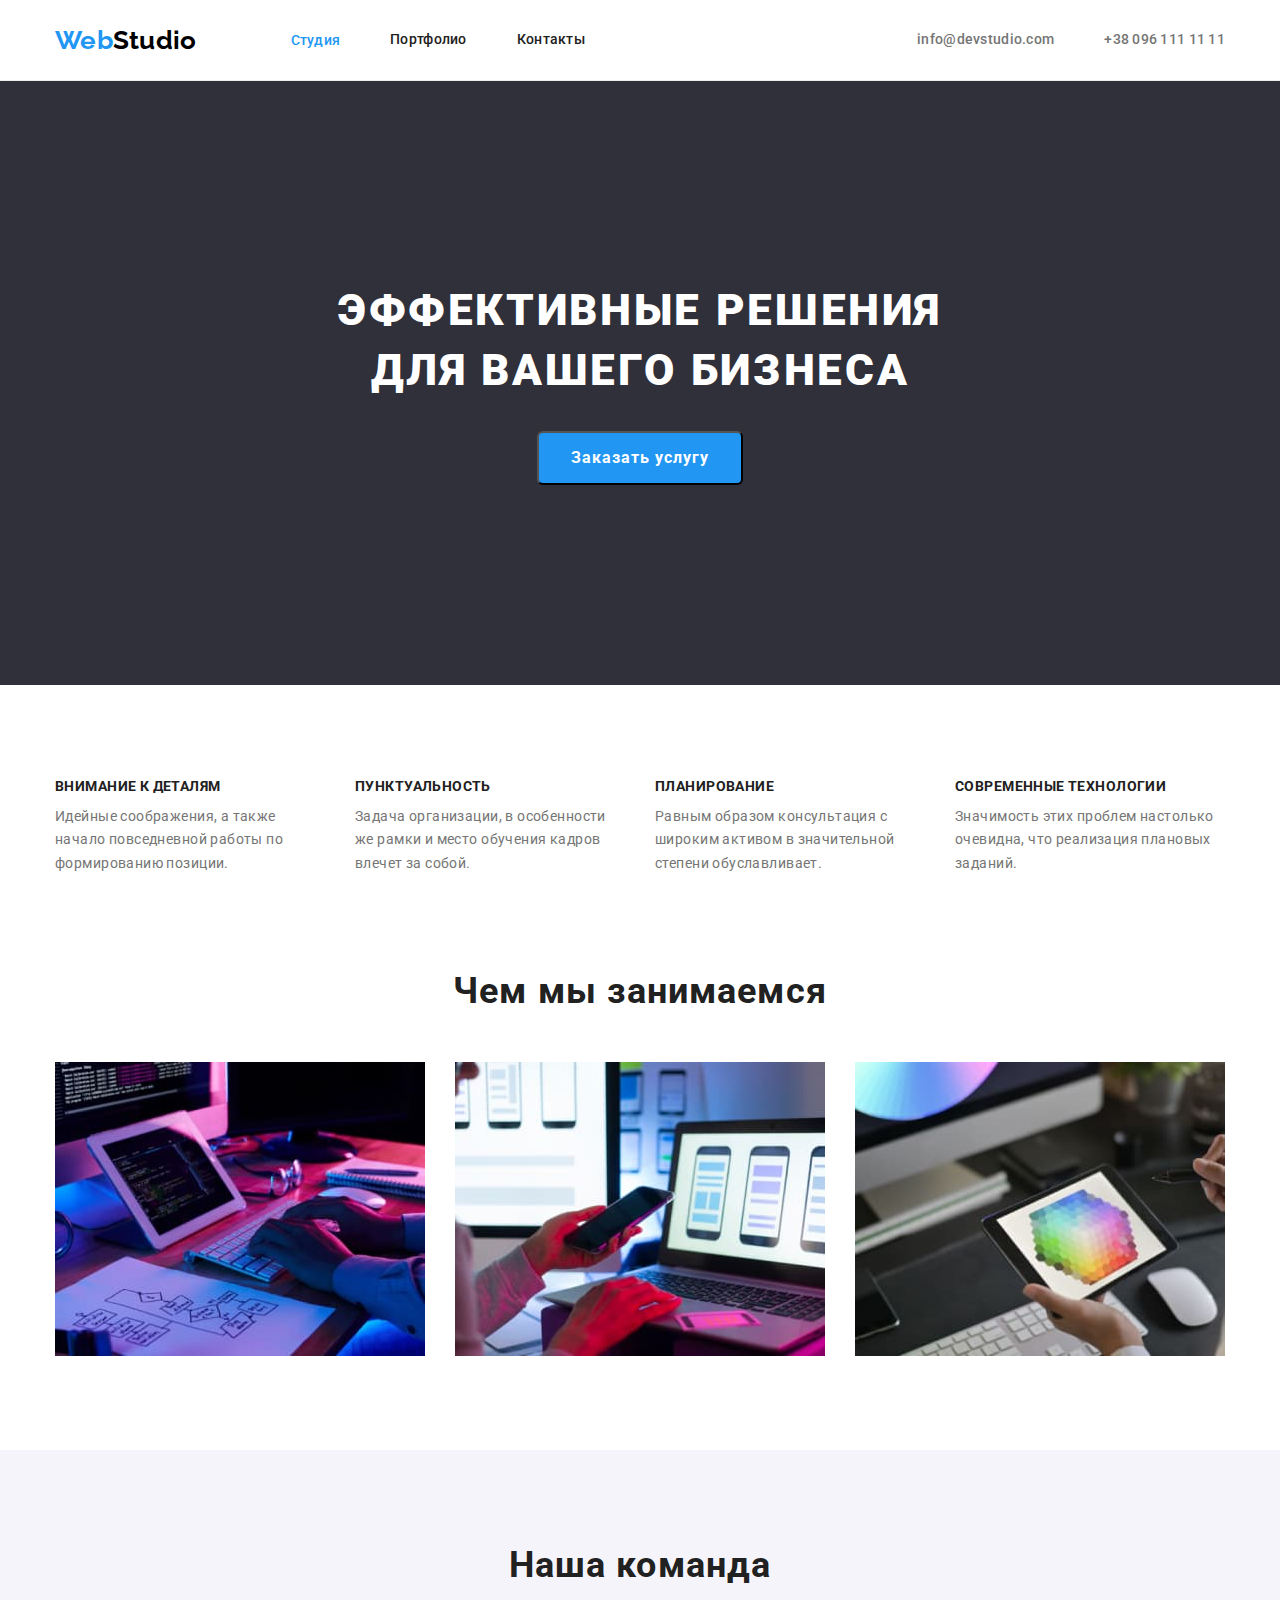
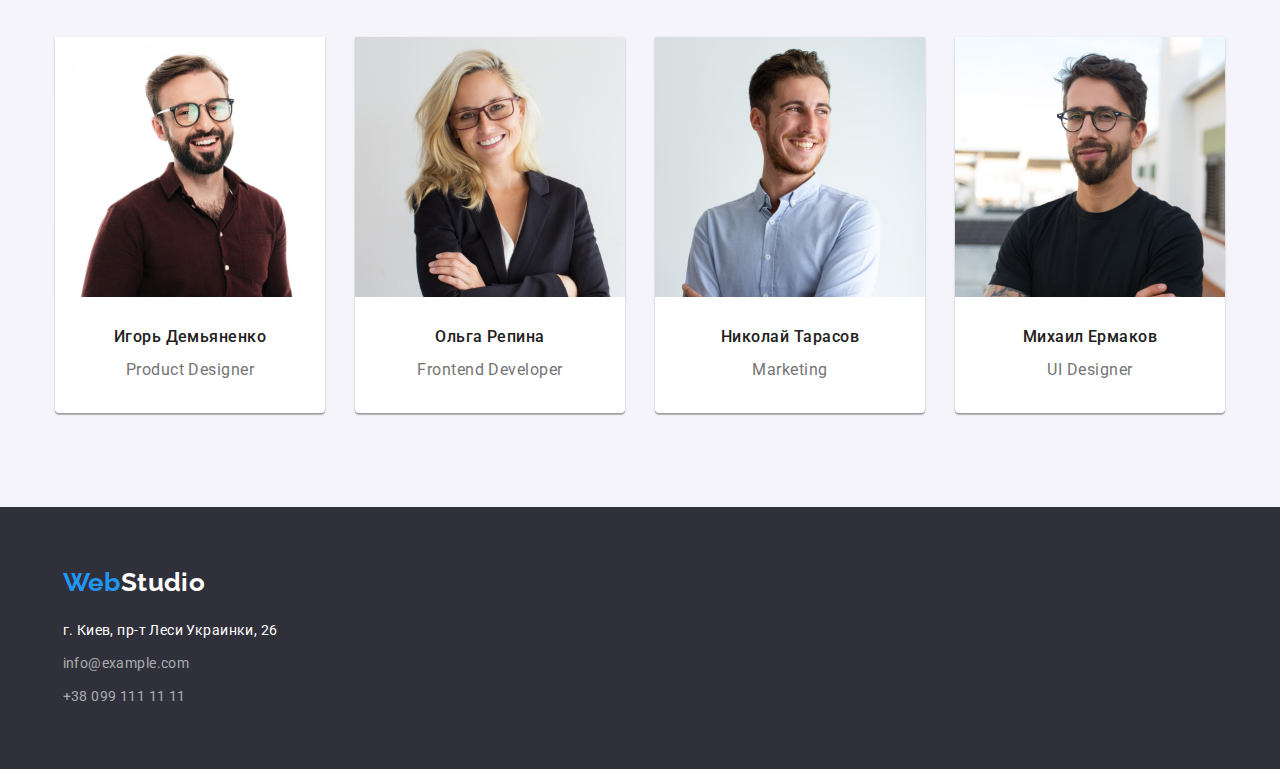
<file: index.html>
<!DOCTYPE html>
<html lang="ru">
<head>
    <meta charset="UTF-8">
    <meta http-equiv="X-UA-Compatible" content="IE=edge">
    <meta name="viewport" content="width=device-width, initial-scale=1.0">
    <title>домашнее задание</title>
    <link rel="preconnect" href="https://fonts.googleapis.com">
    <link rel="preconnect" href="https://fonts.gstatic.com" crossorigin>
    <link href="https://fonts.googleapis.com/css2?family=Raleway:wght@700&family=Roboto:wght@400;500;700;900&display=swap"
        rel="stylesheet">
        <link rel="stylesheet" href="https://cdnjs.cloudflare.com/ajax/libs/modern-normalize/1.1.0/modern-normalize.min.css">
    <link rel="stylesheet" href="./css/style.css" />
    
</head>
<body>
    <!-- шапка сайта -->
    <header class="contact-us header-border">
        <div class="container container-header">
        <nav class="container-header-logo">
            <a href="./index.html" class="logo"><span>Web</span>Studio</a>

            <ul class="container-header">
                <li class="container-header-button"><a href="" class="navigation activ-button">Студия</a></li>
                <li class="container-header-button"><a href="./portfolio/portfolio.html" class="navigation">Портфолио</a></li>
                <li class="container-header-button"><a href="" class="navigation">Контакты</a></li>
            </ul>
        </nav>
    
        <ul class="container-header container-header-contacts">
            <li class="container-header-button"><a href="mailto:info@devstudio.com" class="our-contacts">info@devstudio.com</a></li>
            <li class="container-header-button"><a href="tel:+380961111111" class="our-contacts">+38 096 111 11 11</a></li>
        </ul>
        </div>
    </header>
    <!-- основное меню -->
    <main>
        
            <section class="solution">
                <div class="container button-display">
            <h1 class="main-solution">Эффективные решения для вашего бизнеса</h1>
            <button type="button" class="button-write-to-us">Заказать услугу</button>
        </div>
        </section>
    
       
           <section class="main-menu">
            <div class="container">
        <!-- наши преимущества -->
        <!-- h2 скроем с помощью css -->
        <h2 class="about-us hidden-block-two">наши преимущества</h2>
        <ul class="display-hidden">
            <li class="container-about-us">
                <h3 class="our-benefits">Внимание к деталям</h3>
                <p class="our-benefits-text">Идейные соображения, а также начало повседневной работы по формированию
                    позиции.</p>
            </li>
            <li class="container-about-us">
                <h3 class="our-benefits">Пунктуальность</h3>
                <p class="our-benefits-text">Задача организации, в особенности же рамки и место обучения кадров влечет за
                    собой.</p>
            </li>
            <li class="container-about-us">
                <h3 class="our-benefits">Планирование</h3>
                <p class="our-benefits-text">Равным образом консультация с широким активом в значительной степени
                    обуславливает.</p>
            </li>
            <li class="container-about-us">
                <h3 class="our-benefits">Современные технологии</h3>
                <p class="our-benefits-text">Значимость этих проблем настолько очевидна, что реализация плановых заданий.
                </p>
            </li>
        </ul>
        </div>
    </section>

        <!-- информация о нас -->
        
            <section class="main-menu-our-benefits">
                <div class="container">
                <h2 class="about-us">Чем мы занимаемся</h2>
                <ul class="display">
                    <li class="container-images"><img src="./images/box1.jpg" alt="рабочее пространство сотрудника" width="370"
                            height="294"></li>
                    <li class="container-images"><img src="./images/box2.jpg" alt="рабочее пространство сотрудника" width="370"
                            height="294"></li>
                    <li class="container-images"><img src="./images/box3.jpg" alt="рабочее пространство сотрудника" width="370"
                            height="294"></li>
                </ul>
                </div>
            </section>
        
        
            <section class="our-team-block">
                <div class="container">
                <!-- наша команда -->
                <h2 class="about-us">Наша команда</h2>
                <ul class="display">
                    <li class="container-images-about-us"><img class="image-about-us" src="./images/product-designer.jpg"
                            alt="дизайнер продукта" width="270" height="260">
                        <div class="about-our-team">
                            <h3 class="our-team">Игорь Демьяненко</h3>
                            <p class="our-team-position">Product Designer</p>
                        </div>
                    </li>
                    <li class="container-images-about-us"><img class="image-about-us" src="./images/frontend-developer.jpg"
                            alt="фронтенд разаработчик" width="270" height="260">
                        <div class="about-our-team">
                            <h3 class="our-team">Ольга Репина</h3>
                            <p class="our-team-position">Frontend Developer</p>
                        </div>
                    </li>
                    <li class="container-images-about-us"><img class="image-about-us" src="./images/marketing.jpg" alt="маркетолог"
                            width="270" height="260">
                        <div class="about-our-team">
                            <h3 class="our-team">Николай Тарасов</h3>
                            <p class="our-team-position">Marketing</p>
                        </div>
                    </li>
                    <li class="container-images-about-us"><img class="image-about-us" src="./images/ui-designer.jpg"
                            alt="дизайнер интерфейсовr" width="270" height="260">
                        <div class="about-our-team">
                            <h3 class="our-team">Михаил Ермаков</h3>
                            <p class="our-team-position">UI Designer</p>
                        </div>
                    </li>
                </ul>
                </div>
            </section>
        
    </main>
    
    <!-- футер -->
        <footer class="footer">
            <div class="container container-footer">
            
            <a href="" class="logo"><span>Web</span><span class="logo-studio">Studio</span></a>
            <address class="address">
                г. Киев, пр-т Леси Украинки, 26
                <ul class="footer-contacts-decoration-list">
                    <li class="footer-contacts-decoration"><a href="mailto:info@example.com" class="footer-contacts">info@example.com</a></li>
                    <li class="footer-contacts-decoration"><a href="tel:+380991111111" class="footer-contacts">+38 099 111 11 11</a></li>
                </ul>
            </address>
            </div>
        </footer>
   
</body>

</html>
</file>
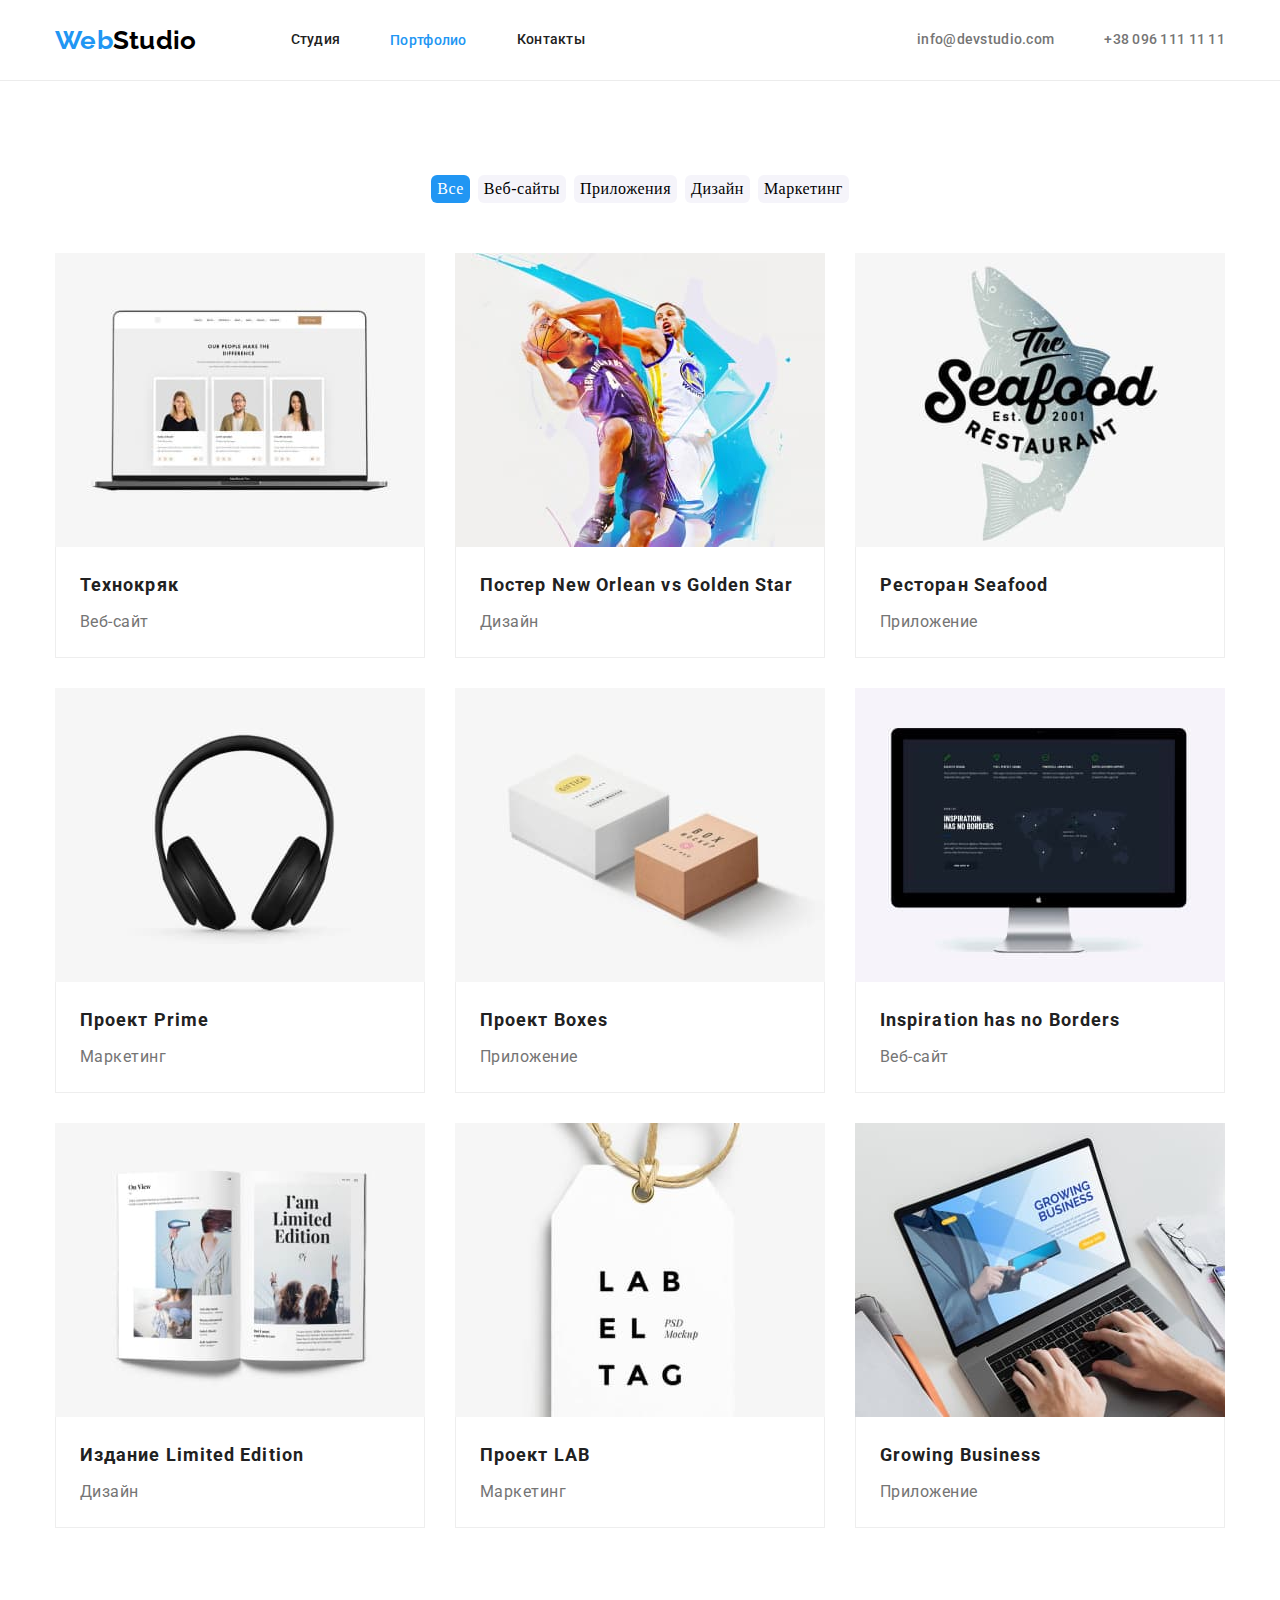
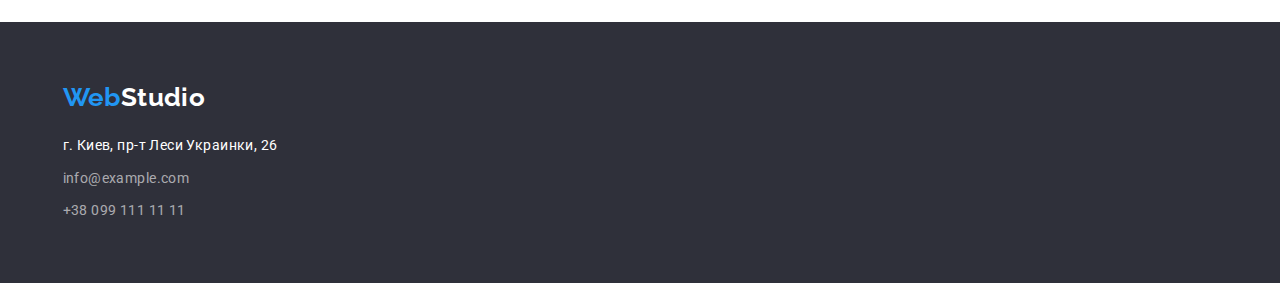
<file: portfolio/portfolio.html>
<!DOCTYPE html>
<html lang="en">
<head>
    <meta charset="UTF-8">
    <meta http-equiv="X-UA-Compatible" content="IE=edge">
    <meta name="viewport" content="width=device-width, initial-scale=1.0">
    <title>Портфолио</title>
    <link rel="preconnect" href="https://fonts.googleapis.com">
    <link rel="preconnect" href="https://fonts.gstatic.com" crossorigin>
    <link href="https://fonts.googleapis.com/css2?family=Raleway:wght@700&family=Roboto:wght@400;500;700;900&display=swap"
        rel="stylesheet">
        <link rel="stylesheet" href="https://cdnjs.cloudflare.com/ajax/libs/modern-normalize/1.1.0/modern-normalize.min.css">
    <link rel="stylesheet" href="../css/style.css" />
</head>
<body>
    <!-- шапка сайта -->
    <header class="contact-us header-border">
       <div class="container container-header">
            <nav class="container-header-logo">
                <a href="../index.html" class="logo"><span>Web</span>Studio</a>
            
                <ul class="container-header">
                    <li class="container-header-button"><a href="../index.html" class="navigation">Студия</a></li>
                    <li class="container-header-button"><a href="" class="navigation activ-button">Портфолио</a></li>
                    <li class="container-header-button"><a href="" class="navigation">Контакты</a></li>
                </ul>
            </nav>
            <ul class="container-header container-header-contacts">
                <li class="container-header-button"><a href="mailto:info@devstudio.com" class="our-contacts">info@devstudio.com</a></li>
                <li class="container-header-button"><a href="tel:+380961111111" class="our-contacts">+38 096 111 11 11</a></li>
            </ul>
       </div>

    </header>
   <main>
        <!-- наши работы -->
        <!-- h1 скроем в css -->
        <section class="section-portfolio-main-menu">
            <div class="container container-portfolio-page">
                <h1 class="hidden-block-two">наши работы</h1>
                <ul class="container-button-portfolio">
                    <li class="button-potfolio-list"><button type="button" class="button-portfolio-all">Все</button></li>
                    <li class="button-potfolio-list"><button type="button" class="button-portfolio">Веб-сайты</button></li>
                    <li class="button-potfolio-list"><button type="button" class="button-portfolio">Приложения</button></li>
                    <li class="button-potfolio-list"><button type="button" class="button-portfolio">Дизайн</button></li>
                    <li class="button-potfolio-list"><button type="button" class="button-portfolio">Маркетинг</button></li>
                </ul>
            
    <ul class="container-portfolio">
        <li class="container-projects">
            <a href="" class="our-projects-web our-projects"><img class="image-projects"
                    src="../images/technocryk.jpg" alt="технокряк" width="370" height="294">
            <div class="portfolio-about-our-works">
                    <h2 class="photo-of-our-projects">Технокряк</h2>
                <p class="our-projects">Веб-сайт</p>
            </div>
            </a>
    
        </li>
        <li class="container-projects">
            <img class="image-projects" src="../images/poster.jpg" alt="Постер New Orlean vs Golden Star" width="370"
                height="294">
            <div class="portfolio-about-our-works">
                <h2 class="photo-of-our-projects">Постер New Orlean vs Golden Star</h2>
            <p class="our-projects">Дизайн</p>
        </div>
                
    
        </li>
        <li class="container-projects">
            <img class="image-projects" src="../images/restaurant.jpg" alt="Ресторан" width="370" height="294">
            <div class="portfolio-about-our-works">
                <h2 class="photo-of-our-projects">Ресторан Seafood</h2>
                <p class="our-projects">Приложение</p>
            </div>
    
        </li>
        <li class="container-projects">
            <img class="image-projects" src="../images/prime.jpg" alt="Проект Prime" width="370" height="294">
            <div class="portfolio-about-our-works">
                <h2 class="photo-of-our-projects">Проект Prime</h2>
                <p class="our-projects">Маркетинг</p>
            </div>
            
    
        </li>
        <li class="container-projects">
            <img class="image-projects" src="../images/boxes.jpg" alt="Проект Boxes" width="370" height="294">
            <div class="portfolio-about-our-works">
                <h2 class="photo-of-our-projects">Проект Boxes</h2>
                <p class="our-projects">Приложение</p>
            </div>
            
    
        </li>
        <li class="container-projects">
            <img class="image-projects" src="../images/inspiration-has-no-borders.jpg" alt="Inspiration has no Borders"
                width="370" height="294">
            <div class="portfolio-about-our-works">
                <h2 class="photo-of-our-projects">Inspiration has no Borders</h2>
                <p class="our-projects">Веб-сайт</p>
            </div>
                
    
        </li>
        <li class="container-projects">
            <img class="image-projects" src="../images/limited-edition.jpg" alt="Издание Limited Edition" width="370"
                height="294">
        <div class="portfolio-about-our-works">
                <h2 class="photo-of-our-projects">Издание Limited Edition</h2>
            <p class="our-projects">Дизайн</p>
            </div>
    
        </li>
        <li class="container-projects">
            <img class="image-projects" src="../images/lab.jpg" alt="Проект LAB" width="370" height="294">
            <div class="portfolio-about-our-works">
                <h2 class="photo-of-our-projects">Проект LAB</h2>
                <p class="our-projects">Маркетинг</p>
            </div>
            
    
        </li>
        <li class="container-projects">
            <img class="image-projects" src="../images/growing-business.jpg" alt="Growing Business" width="370"
                height="294">
            <div class="portfolio-about-our-works">
                <h2 class="photo-of-our-projects">Growing Business</h2>
                <p class="our-projects">Приложение</p>
            </div>
                
        </li>
    </ul>
</div>

        </section>
   </main>
    <!-- футер -->
    <footer class="footer">
        <div class="container container-footer">
            <a href="" class="logo"><span>Web</span><span class="logo-studio">Studio</span></a>
            <address class="address">
                г. Киев, пр-т Леси Украинки, 26
                <ul class="footer-contacts-decoration-list">
                    <li class="footer-contacts-decoration"><a href="mailto:info@example.com" class="footer-contacts">info@example.com</a></li>
                    <li class="footer-contacts-decoration"><a href="tel:+380991111111" class="footer-contacts">+38 099 111 11 11</a></li>
                </ul>
            </address>
        </div>

    </footer>
</body>
</html>
</file>
<file: css/style.css>
:root {
  --basic-bg-color: #e5e5e5;
  --secondary-text-color: #212121;
  --basic-text-color: #757575;
  --primary-white-color: #ffffff;
  --primare-blue-color: #2196f3;
  --medium-dark-color: #2f303a;
  --black-color: #000;
}

body {
  font-family: roboto, sans-serif;
  color: var(--basic-text-color);

  font-style: normal;
  font-weight: 400;
  font-size: 14px;
  line-height: 1.71;
  letter-spacing: 0.03em;
}

/* logo */
.logo,
.logo-studio {
  font-family: raleway, sans-serif;
  font-weight: 700;
  font-size: 26px;
  line-height: 1.19;
  text-decoration: none;
}

.logo {
  color: var(--black-color);

  margin-right: 94px;
}

.logo-studio {
  color: var(--primary-white-color);
}

/* стили навигации хедера */
.contact-us,
.navigation,
.our-contacts {
  display: block;

  background-color: var(--primary-white-color);
  color: var(--secondary-text-color);

  font-weight: 500;
  font-size: 14px;
  line-height: 1.14;
  letter-spacing: 0.02em;
  text-decoration: none;
}

.header-border {
  border-bottom: 1px solid #ececec;
}

.navigation,
.our-contacts {
  padding: 32px 0;
}

.our-contacts {
  color: var(--basic-text-color);
}

.navigation:hover,
.navigation:focus,
.our-contacts:focus,
.our-contacts:hover {
  color: var(--primare-blue-color);
}

/* стили контейнера хедера */
.container,
.container-header {
  display: flex;

  margin: 0;
  align-items: center;
}

/* стили основного контейнера */
.container {
  width: 1200px;

  flex-wrap: wrap;
  justify-content: center;

  padding-left: 15px;
  padding-right: 15px;
  margin: 0 auto;
}

/* вспомогательные стили блоков внутри основного контейнера */
.container-portfolio {
  display: flex;
  flex-wrap: wrap;
}

.section-portfolio-main-menu {
  padding-top: 94px;
  padding-bottom: 94px;
}

.container-header-logo {
  display: flex;
  align-items: center;
}

.container-header-button {
  display: flex;
  margin-left: 50px;
}

.container-header-button:first-child {
  margin-left: 0;
}

.container-header-contacts {
  margin-left: auto;
}

/* стили решения для бизнеса, кнопки заказ  */

.solution {
  padding-top: 200px;
  padding-bottom: 200px;
}

.solution,
.main-solution {
  background-color: var(--medium-dark-color);
  color: var(--primary-white-color);

  font-weight: 900;
  font-size: 44px;
  line-height: 1.36;
  text-align: center;
  letter-spacing: 0.06em;
  text-transform: uppercase;
}

.main-solution {
  max-width: 696px;
  margin: 0 auto;
  margin-bottom: 30px;
}

.button-write-to-us {
  background-color: var(--primare-blue-color);
  color: var(--primary-white-color);

  font-weight: 700;
  font-size: 16px;
  line-height: 1.87;
  letter-spacing: 0.06em;
  padding: 10px 32px;
  border-radius: 6px;
  text-align: center;
}

.button-display {
  flex-direction: column;
}

.button-write-to-us:hover,
.button-write-to-us:focus {
  background-color: #188ce8;
  cursor: pointer;
}
/* стили сраницы с преимуществами, нашей командой*/
/*  стили сетки блока преимуществ */
.main-menu {
  padding-bottom: 94px;
  padding-top: 94px;
}

.main-menu-our-benefits {
  padding-top: 0;
  padding-bottom: 94px;
}

.about-us {
  color: var(--secondary-text-color);
  font-weight: 700;
  font-size: 36px;
  line-height: 1.17;
  text-align: center;
  letter-spacing: 0.03em;

  margin: 0;
  padding: 0;
  margin-bottom: 50px;
}

.container-about-us {
  margin: 0;
  padding: 0;
  margin-right: 30px;
  width: 270px;
}

.container-about-us:last-child {
  margin-right: 0;
}

.our-benefits {
  color: var(--secondary-text-color);
  font-weight: 700;
  font-size: 14px;
  line-height: 1.14;
  letter-spacing: 0.03em;
  text-transform: uppercase;
  margin: 0;
  margin-bottom: 10px;
}

.our-benefits-text {
  margin: 0;
}

.container-images {
  margin-right: 30px;
  width: 370px;
}

img {
  display: block;
}

.container-images:last-child {
  margin-right: 0;
}

/* наша команда, стили, сетка */
.our-team-block {
  background-color: #f5f4fa;
  padding-top: 94px;
  padding-bottom: 94px;
}

.display {
  display: flex;
}

.display-hidden {
  display: flex;
}

.container-images-about-us {
  background-color: #fff;
  margin-right: 30px;
  padding: 0;
  width: 270px;

  background: #ffffff;
  box-shadow: 0px 1px 3px rgba(0, 0, 0, 0.12), 0px 1px 1px rgba(0, 0, 0, 0.14),
    0px 2px 1px rgba(0, 0, 0, 0.2);
  border-radius: 0px 0px 4px 4px;
}

.about-our-team {
  padding-top: 30px;
  padding-bottom: 30px;
}

.container-images-about-us:last-child {
  margin-right: 0;
}

.our-team {
  color: var(--secondary-text-color);
  font-style: normal;
  font-weight: 500;
  font-size: 16px;
  line-height: 1.19;
  text-align: center;
  letter-spacing: 0.03em;

  margin: 0;
  padding: 0;
  margin-bottom: 10px;
}

.our-team-position {
  color: var(--basic-text-color);
  font-weight: 400;
  font-size: 16px;
  line-height: 1.71;
  text-align: center;
  letter-spacing: 0.03em;

  margin: 0;
  padding: 0;
}

/* стиль лого Web */
span {
  color: var(--primare-blue-color);
}

/* стили футера */
.footer {
  background-color: var(--medium-dark-color);
  text-align: left;

  margin-left: auto;
  margin-right: auto;
  padding-top: 60px;
  padding-bottom: 60px;
  padding-left: 15px;
}

.container-footer {
  display: block;
}

.footer-contacts {
  letter-spacing: 0.03em;
  color: rgba(255, 255, 255, 0.6);
  text-decoration: none;
  text-align: left;
}

.footer-contacts-decoration:last-child {
  margin-top: 9px;
}

.footer-contacts-decoration-list {
  margin-top: 9px;
}

.footer-contacts:hover,
.footer-contacts:active {
  color: var(--basic-text-color);
}

.address {
  font-style: normal;
  letter-spacing: 0.03em;
  color: var(--primary-white-color);

  margin-top: 20px;
}

ul {
  list-style: none;
  padding: 0;
  margin: 0;
}
/* портфолио, навигация клавишами */

.button-portfolio,
.button-portfolio-all {
  font-family: Roboto sans-serif;
  font-style: normal;
  font-weight: 500;
  font-size: 16px;
  line-height: 1.62;
  text-align: center;
  letter-spacing: 0.03em;
  cursor: pointer;

  border-radius: 6px;
  border: none;
}

.button-portfolio {
  background-color: #f5f4fa;
}

.button-portfolio-all {
  background-color: var(--primare-blue-color);
  color: var(--primary-white-color);
}

.container-button-portfolio {
  display: flex;
  margin-bottom: 50px;
}

.button-potfolio-list {
  margin-right: 8px;
}

.button-potfolio-list:last-child {
  margin-right: 0;
}

/* выделение текущей вкладки */
.activ-button {
  color: var(--primare-blue-color);
  font-style: normal;
  font-weight: 500;
  font-size: 14px;
  line-height: 16px;
  letter-spacing: 0.02em;
}

/* фокус и ховер кнопок */
.button-portfolio:hover,
.button-portfolio:focus {
  color: var(--primary-white-color);
  background-color: var(--primare-blue-color);

  font-weight: 500;
  font-size: 16px;
  line-height: 1.62;
  text-align: center;
  letter-spacing: 0.03em;
}

/* фото портфолио */
.photo-of-our-projects {
  color: var(--secondary-text-color);
  font-weight: 700;
  font-size: 18px;
  line-height: 2;
  letter-spacing: 0.06em;

  margin: 0;
  padding: 0;
  margin-bottom: 4px;
}

/* наши проекты */
.our-projects {
  font-size: 16px;
  line-height: 1.87;
  letter-spacing: 0.03em;
  color: var(--basic-text-color);

  margin: 0;
  padding: 0;
}

/* сетка проектов  */
.container-projects {
  background-color: #fff;
  margin-right: 30px;
  margin-bottom: 30px;
  /* padding: 0; */
  max-width: 370px;
}

.portfolio-about-our-works {
  padding: 20px 24px;

  border-left: 1px solid #eeeeee;
  border-right: 1px solid #eeeeee;
  border-bottom: 1px solid #eeeeee;
}

.container-projects:nth-child(3n) {
  margin-right: 0;
}

.container-projects:nth-last-child(-n + 3) {
  padding-bottom: 0;
  margin-bottom: 0;
}

.our-projects-web {
  cursor: pointer;
  text-decoration: none;
}

/* скроем вспомогательный текст */

.hidden-block-two {
  position: absolute;
  width: 1px;
  height: 1px;
  margin: -1px;
  border: 0;
  padding: 0;

  white-space: nowrap;
  clip-path: inset(100%);
  clip: rect(0 0 0 0);
  overflow: hidden;
}
</file>
